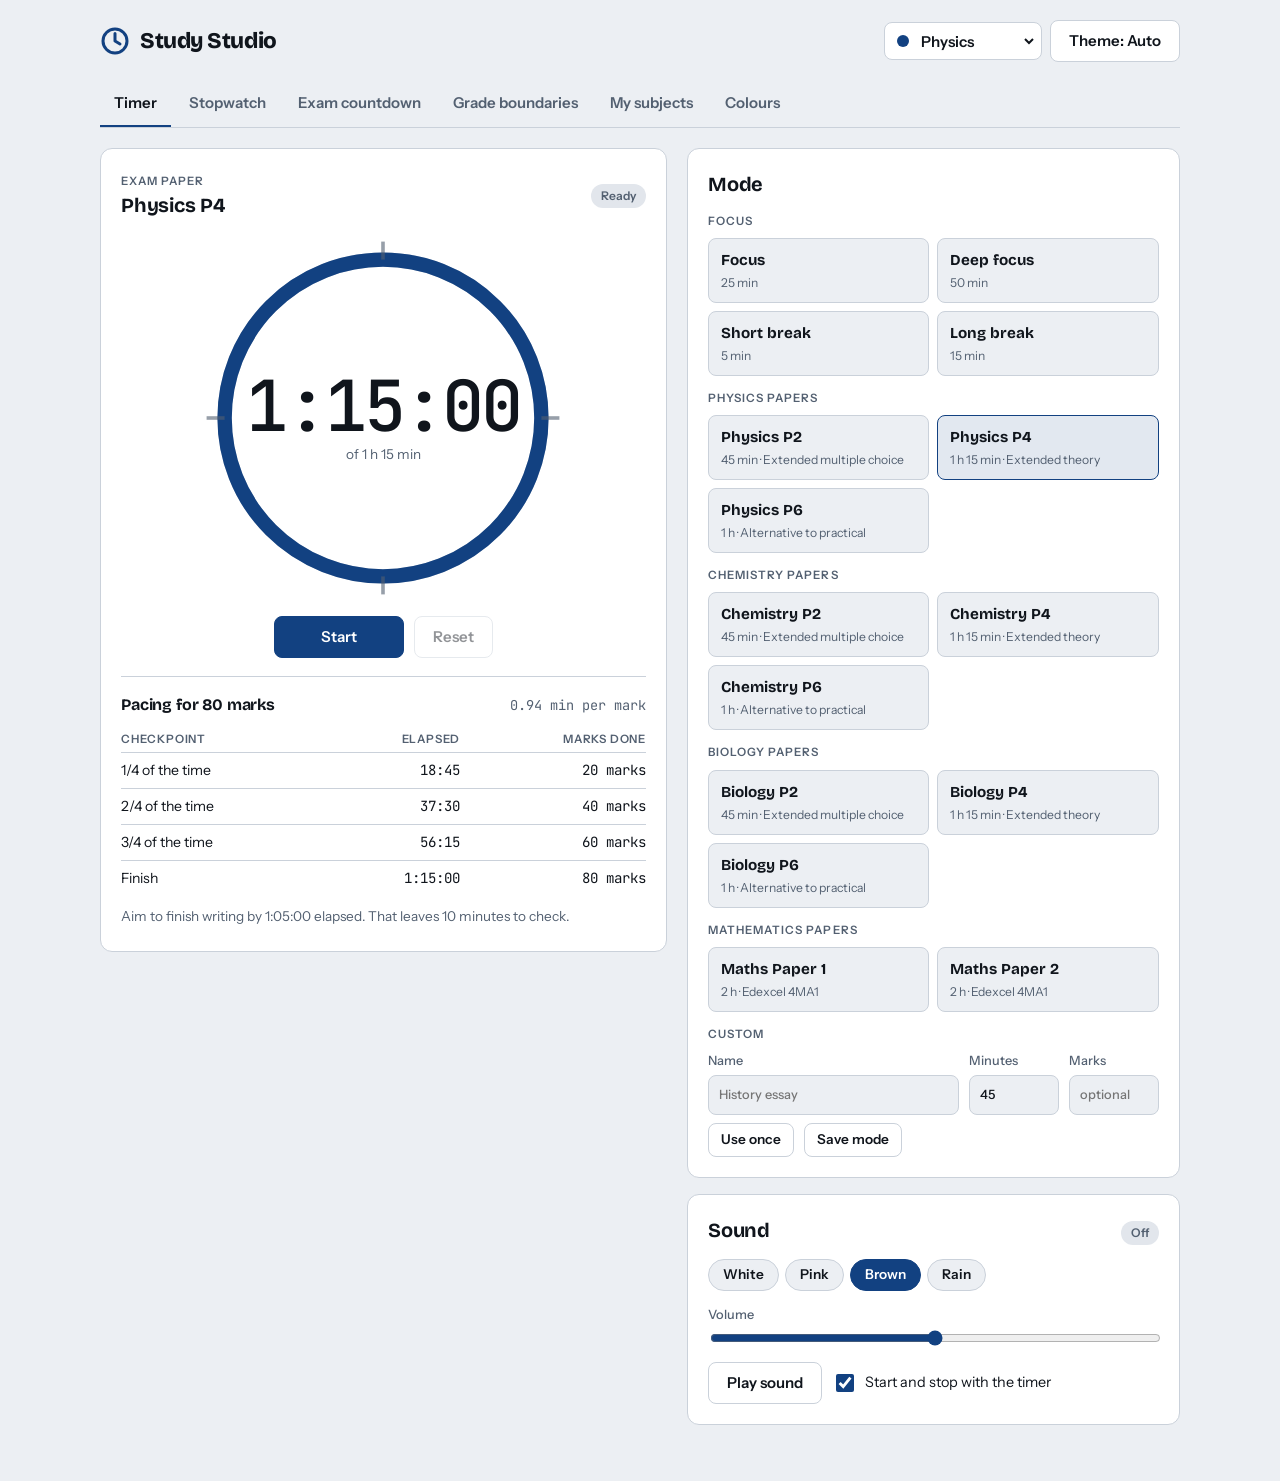
<file: public/assets/aistudio/Study_Studio1_3088480e.html>
<!doctype html><html><head><meta charset=utf8><meta name=viewport content="width=device-width,initial-scale=1,viewport-fit=cover"><style>:root{color-scheme:light;box-sizing:border-box;padding-top:env(safe-area-inset-top,0px);padding-bottom:env(safe-area-inset-bottom,0px)}html{scroll-padding-top:env(safe-area-inset-top,0px)}body{margin:0;padding:0;font:14px -apple-system,BlinkMacSystemFont,sans-serif;background:#fff;color:#000}img{max-width:100%}[hidden]:not([hidden=until-found i]){display:none!important}</style></head><body>
<!doctype html>
<html lang="en">
<head>
<meta charset="utf-8">
<meta name="viewport" content="width=device-width, initial-scale=1, viewport-fit=cover">
<style>[hidden]{display:none!important}img{max-width:100%}html{color-scheme:light}</style>
<title>Study Studio</title>
<meta name="claude:viewport-fit-sides" content="cover">
<link rel="stylesheet" href="https://fonts.googleapis.com/css2?family=Bricolage+Grotesque:opsz,wght@12..96,500..800&family=Instrument+Sans:wght@400;500;600&family=JetBrains+Mono:wght@400;500;700&display=swap">
<style>
/* Layout: a header with subject + theme, a tab strip, then each tool as a big dial/readout beside a column of settings. The accent hue follows the active subject. */
:root{
  --h:215;
  --font-display:"Bricolage Grotesque","Trebuchet MS",system-ui,sans-serif;
  --font-body:"Instrument Sans",system-ui,-apple-system,"Segoe UI",sans-serif;
  --font-mono:"JetBrains Mono",ui-monospace,Menlo,Consolas,monospace;
  --bg:#ECEFF3; --surface:#FFFFFF; --surface-2:#E2E6EC; --ink:#10151C; --muted:#536071; --line:#CAD1DA;
  --acc-s:75%; --acc-l:29%; --acc-soft-a:.12; --on-accent:#FFFFFF;
  --good:#0F7A58; --warn:#9A5600; --bad:#B3261E;
}
:root,.hued{
  --accent:hsl(var(--h) var(--acc-s) var(--acc-l));
  --accent-soft:hsl(var(--h) var(--acc-s) var(--acc-l) / var(--acc-soft-a));
}
@media (prefers-color-scheme: dark){
  :root:not([data-theme="light"]){
    --bg:#0E1217; --surface:#161B22; --surface-2:#1F262F; --ink:#E7EBF0; --muted:#98A3B2; --line:#2C3541;
    --acc-s:90%; --acc-l:70%; --acc-soft-a:.17; --on-accent:#0B0F14;
    --good:#4CC9A0; --warn:#E9B34E; --bad:#FF8A80; color-scheme:dark;
  }
}
:root[data-theme="dark"]{
  --bg:#0E1217; --surface:#161B22; --surface-2:#1F262F; --ink:#E7EBF0; --muted:#98A3B2; --line:#2C3541;
  --acc-s:90%; --acc-l:70%; --acc-soft-a:.17; --on-accent:#0B0F14;
  --good:#4CC9A0; --warn:#E9B34E; --bad:#FF8A80; color-scheme:dark;
}
*{box-sizing:border-box}
body{
  margin:0; background:var(--bg); color:var(--ink); font-family:var(--font-body); font-size:15px; line-height:1.5;
  padding-block:20px 56px;
  padding-left:max(16px,env(safe-area-inset-left,0px)); padding-right:max(16px,env(safe-area-inset-right,0px));
}
.app{max-width:1080px; margin:0 auto; display:flex; flex-direction:column; gap:20px}
h1,h2,h3{font-family:var(--font-display); margin:0; text-wrap:balance; letter-spacing:-.01em}
h2{font-size:1.25rem; font-weight:700}
h3{font-size:1rem; font-weight:700}
p{margin:0}
button,input,select{font:inherit; color:inherit}
:focus-visible{outline:2px solid var(--accent); outline-offset:2px}
.mono{font-family:var(--font-mono); font-variant-numeric:tabular-nums}
.muted{color:var(--muted)}
.eyebrow{font-size:.72rem; font-weight:600; letter-spacing:.09em; text-transform:uppercase; color:var(--muted)}

/* header */
.top{display:flex; align-items:center; justify-content:space-between; gap:12px; flex-wrap:wrap}
.brand{display:flex; align-items:center; gap:10px; color:var(--accent)}
.brand span{font-family:var(--font-display); font-weight:800; font-size:1.4rem; color:var(--ink); letter-spacing:-.02em}
.top-ctrl{display:flex; align-items:center; gap:8px; flex-wrap:wrap}
.pick{display:flex; align-items:center; gap:8px; background:var(--surface); border:1px solid var(--line); border-radius:8px; padding:0 4px 0 12px; height:38px}
.pick select{background:transparent; border:0; height:36px; padding:0 8px 0 0; font-weight:600; max-width:170px}
.dot{width:12px; height:12px; border-radius:50%; background:var(--accent); flex:none; display:inline-block}
.btn{height:42px; padding:0 18px; border-radius:8px; border:1px solid var(--line); background:var(--surface); font-weight:600; cursor:pointer; display:inline-flex; align-items:center; justify-content:center; gap:8px}
.btn:hover{border-color:var(--muted)}
.btn.primary{background:var(--accent); border-color:var(--accent); color:var(--on-accent)}
.btn.primary:hover{filter:brightness(1.06)}
.btn.sm{height:34px; padding:0 12px; font-size:.85rem}
.btn[disabled]{opacity:.45; cursor:not-allowed}
.btn.danger{color:var(--bad)}

/* tabs */
.tabs-wrap{overflow-x:auto; border-bottom:1px solid var(--line)}
.tabs{display:flex; gap:4px; min-width:max-content}
.tab{background:transparent; border:0; border-bottom:3px solid transparent; padding:10px 14px; font-weight:600; color:var(--muted); cursor:pointer; margin-bottom:-1px}
.tab:hover{color:var(--ink)}
.tab[aria-selected="true"]{color:var(--ink); border-bottom-color:var(--accent)}

/* shared blocks */
.split{display:grid; grid-template-columns:minmax(0,1.15fr) minmax(0,1fr); gap:20px; align-items:start}
.col{display:flex; flex-direction:column; gap:16px; min-width:0}
.card{background:var(--surface); border:1px solid var(--line); border-radius:12px; padding:20px; min-width:0}
.card-head{display:flex; justify-content:space-between; align-items:baseline; gap:12px; margin-bottom:14px; flex-wrap:wrap}
.pill{display:inline-flex; align-items:center; height:24px; padding:0 10px; border-radius:999px; font-size:.75rem; font-weight:600; background:var(--surface-2); color:var(--muted)}
.pill.run{background:var(--accent-soft); color:var(--accent)}
.pill.warn{background:color-mix(in srgb,var(--warn) 16%,transparent); color:var(--warn)}
.pill.bad{background:color-mix(in srgb,var(--bad) 16%,transparent); color:var(--bad)}
.pill.good{background:color-mix(in srgb,var(--good) 16%,transparent); color:var(--good)}
.field{display:flex; flex-direction:column; gap:4px; font-size:.8rem; color:var(--muted); font-weight:500; min-width:0}
input[type=text],input[type=number],input[type=datetime-local],select.sel{height:40px; border:1px solid var(--line); border-radius:8px; background:var(--bg); padding:0 10px; color:var(--ink); min-width:0; width:100%}
input[type=range]{width:100%; accent-color:var(--accent)}
.row{display:flex; gap:10px; flex-wrap:wrap; align-items:flex-end}
.row>.field{flex:1 1 120px}

/* dial */
.dial-card{display:flex; flex-direction:column; align-items:center; gap:18px; padding:24px 20px}
.dial-top{align-self:stretch; display:flex; justify-content:space-between; align-items:center; gap:10px; flex-wrap:wrap}
.dial{position:relative; width:min(100%,360px); aspect-ratio:1/1}
.ring{width:100%; height:100%; display:block}
.ring .track{stroke:var(--line)}
.ring .prog{stroke:var(--accent); transition:stroke-dashoffset .25s linear}
.ring .tick{stroke:var(--muted); opacity:.6}
.dial-read{position:absolute; inset:0; display:flex; flex-direction:column; align-items:center; justify-content:center; gap:2px; text-align:center}
.dial-time{font-family:var(--font-mono); font-weight:500; font-size:clamp(2.6rem,11vw,4.4rem); letter-spacing:-.04em; line-height:1; font-variant-numeric:tabular-nums}
.dial-sub{color:var(--muted); font-size:.85rem}
.dial.done .dial-time{color:var(--bad)}
.ctrls{display:flex; gap:10px; flex-wrap:wrap; justify-content:center}
.ctrls .btn.primary{min-width:130px}
.paper{align-self:stretch; border-top:1px solid var(--line); padding-top:16px; display:flex; flex-direction:column; gap:10px}
.paper table{width:100%; border-collapse:collapse; font-size:.88rem}
.paper th{font-weight:600; text-align:left; color:var(--muted); font-size:.72rem; letter-spacing:.07em; text-transform:uppercase; padding:4px 0}
.paper td{padding:7px 0; border-top:1px solid var(--line)}
.paper tr.now td{color:var(--accent); font-weight:600}
.paper .num{text-align:right}

/* modes */
.mode-grid{display:grid; grid-template-columns:repeat(auto-fill,minmax(150px,1fr)); gap:8px}
.mode{background:var(--bg); border:1px solid var(--line); border-radius:8px; padding:10px 12px; text-align:left; cursor:pointer; display:flex; flex-direction:column; gap:2px; min-width:0}
.mode b{font-family:var(--font-display); font-size:.95rem}
.mode small{color:var(--muted); font-size:.76rem}
.mode:hover{border-color:var(--muted)}
.mode[aria-pressed="true"]{border-color:var(--accent); background:var(--accent-soft)}
.mode.locked{opacity:.5; cursor:not-allowed}
.group{display:flex; flex-direction:column; gap:8px}
.group+.group{margin-top:14px}
.hint{font-size:.8rem; color:var(--warn); min-height:1.2em}
.chip-row{display:flex; gap:6px; flex-wrap:wrap}
.chip{border:1px solid var(--line); background:var(--bg); border-radius:999px; height:32px; padding:0 14px; font-weight:600; font-size:.85rem; cursor:pointer}
.chip[aria-pressed="true"]{background:var(--accent); border-color:var(--accent); color:var(--on-accent)}
.check{display:flex; align-items:center; gap:8px; font-size:.9rem}
.check input{width:18px; height:18px; accent-color:var(--accent)}
.custom-saved{display:flex; gap:6px; align-items:stretch}
.custom-saved .mode{flex:1}

/* stopwatch */
.sw-read{font-family:var(--font-mono); font-weight:500; font-size:clamp(2.6rem,12vw,5rem); letter-spacing:-.04em; line-height:1; font-variant-numeric:tabular-nums; text-align:center; padding:28px 0 22px}
.sw-read small{font-size:.45em; color:var(--muted)}
.laps{list-style:none; margin:0; padding:0; max-height:420px; overflow:auto}
.laps li{display:grid; grid-template-columns:44px 1fr 1fr auto; gap:10px; align-items:center; padding:9px 0; border-top:1px solid var(--line); font-size:.92rem}
.empty{color:var(--muted); font-size:.9rem; padding:8px 0}

/* exams */
.next{display:flex; flex-direction:column; gap:14px}
.cd{display:grid; grid-template-columns:repeat(4,minmax(0,1fr)); gap:10px}
.cd div{background:var(--bg); border:1px solid var(--line); border-radius:10px; padding:12px 6px; text-align:center}
.cd b{display:block; font-family:var(--font-mono); font-weight:500; font-size:clamp(1.6rem,6vw,2.6rem); line-height:1.1; font-variant-numeric:tabular-nums; color:var(--accent)}
.cd span{font-size:.7rem; letter-spacing:.08em; text-transform:uppercase; color:var(--muted)}
.exam-list{list-style:none; margin:0; padding:0}
.exam-list li{display:grid; grid-template-columns:auto minmax(0,1fr) auto auto; gap:12px; align-items:center; padding:12px 0; border-top:1px solid var(--line)}
.exam-list li.past{opacity:.55}
.exam-list .t{font-weight:600}
.exam-list .when{font-size:.82rem; color:var(--muted)}
.exam-list .left{font-family:var(--font-mono); font-size:.88rem; text-align:right; font-variant-numeric:tabular-nums}
.x{background:transparent; border:0; color:var(--muted); cursor:pointer; width:32px; height:32px; border-radius:6px; font-size:1.1rem; line-height:1}
.x:hover{color:var(--bad); background:var(--surface-2)}

/* grades */
.notice{font-size:.88rem; color:var(--muted); display:flex; flex-wrap:wrap; gap:6px 14px; align-items:center}
.notice a{color:var(--accent); font-weight:600}
.grade-list{display:grid; grid-template-columns:repeat(auto-fit,minmax(min(100%,420px),1fr)); gap:16px}
.gcard{display:flex; flex-direction:column; gap:16px}
.gcard header{display:flex; align-items:center; gap:10px; flex-wrap:wrap}
.gcard header h3{flex:1 1 auto}
.g-top{display:grid; grid-template-columns:1fr 1fr 1.1fr; gap:12px; align-items:end}
.g-result{text-align:right; min-width:0}
.g-result b{font-family:var(--font-display); font-weight:800; font-size:2.4rem; line-height:1; color:var(--accent)}
.g-result small{display:block; color:var(--muted); font-size:.78rem}
.g-bar{position:relative; display:flex; height:34px; border-radius:8px; overflow:hidden; border:1px solid var(--line)}
.g-bar span{display:flex; align-items:center; justify-content:center; font-family:var(--font-mono); font-size:.72rem; font-weight:700; color:var(--ink); overflow:hidden; min-width:0}
.g-bar i{position:absolute; top:-3px; bottom:-3px; width:3px; background:var(--ink); border-radius:2px; transform:translateX(-1px)}
.g-inputs{display:grid; grid-template-columns:repeat(auto-fill,minmax(62px,1fr)); gap:8px}
.g-inputs label{display:flex; flex-direction:column; gap:3px; font-family:var(--font-mono); font-size:.78rem; font-weight:700; color:var(--muted)}
.g-inputs input{padding:0 6px; text-align:center; font-family:var(--font-mono)}

/* subjects */
.subj-list{list-style:none; margin:0; padding:0; display:flex; flex-direction:column}
.subj-list li{display:grid; grid-template-columns:auto minmax(120px,1fr) auto; gap:12px; align-items:center; padding:12px 0; border-top:1px solid var(--line)}
.subj-list li:first-child{border-top:0}
.subj-opts{display:flex; align-items:center; gap:10px; flex-wrap:wrap; justify-content:flex-end}
.sw{width:22px; height:22px; border-radius:50%; border:2px solid transparent; cursor:pointer; padding:0}
.sw[aria-pressed="true"]{border-color:var(--ink); box-shadow:0 0 0 2px var(--surface) inset}
.sw-row{display:flex; gap:5px; flex-wrap:wrap}
.src{display:flex; gap:8px; align-items:center; flex-wrap:wrap; font-size:.8rem; color:var(--muted); margin-top:-6px}
input[type=range].hue{-webkit-appearance:none; appearance:none; height:14px; border-radius:7px; background:linear-gradient(90deg,hsl(0 75% 45%),hsl(60 75% 42%),hsl(120 75% 38%),hsl(180 75% 38%),hsl(240 75% 55%),hsl(300 75% 50%),hsl(360 75% 45%)); cursor:pointer}
input[type=range].hue::-webkit-slider-thumb{-webkit-appearance:none; width:22px; height:22px; border-radius:50%; background:var(--surface); border:3px solid var(--ink); cursor:pointer}
input[type=range].hue::-moz-range-thumb{width:16px; height:16px; border-radius:50%; background:var(--surface); border:3px solid var(--ink); cursor:pointer}
.look-stack{display:flex; flex-direction:column; gap:16px}

@media (max-width:820px){
  .split{grid-template-columns:minmax(0,1fr)}
  .g-top{grid-template-columns:1fr 1fr}
  .g-result{grid-column:1/-1; text-align:left}
  .subj-list li{grid-template-columns:auto minmax(0,1fr)}
  .subj-opts{grid-column:1/-1; justify-content:flex-start}
  .exam-list li{grid-template-columns:auto minmax(0,1fr) auto}
  .exam-list li .x{grid-column:3; grid-row:1}
  .exam-list li .left{grid-column:2; text-align:left; grid-row:2}
}
@media (prefers-reduced-motion:reduce){*{transition:none!important; animation:none!important}}
@keyframes pulse{50%{opacity:.45}}
.dial.done .dial-time{animation:pulse 1s ease-in-out infinite}
</style>

<div class="app">
  <header class="top">
    <div class="brand">
      <svg width="30" height="30" viewBox="0 0 30 30" aria-hidden="true"><circle cx="15" cy="15" r="12" fill="none" stroke="currentColor" stroke-width="3"/><path d="M15 7.5V15l5 3" fill="none" stroke="currentColor" stroke-width="3" stroke-linecap="round" stroke-linejoin="round"/></svg>
      <span>Study Studio</span>
    </div>
    <div class="top-ctrl">
      <label class="pick hued" id="pickWrap" title="Active subject"><span class="dot"></span><select id="activeSubject" aria-label="Active subject"></select></label>
      <button class="btn" id="themeBtn" type="button" aria-label="Change theme">Theme: Auto</button>
    </div>
  </header>

  <div class="tabs-wrap"><div class="tabs" role="tablist" id="tabs">
    <button class="tab" role="tab" data-tab="timer" aria-selected="true">Timer</button>
    <button class="tab" role="tab" data-tab="stopwatch" aria-selected="false">Stopwatch</button>
    <button class="tab" role="tab" data-tab="exams" aria-selected="false">Exam countdown</button>
    <button class="tab" role="tab" data-tab="grades" aria-selected="false">Grade boundaries</button>
    <button class="tab" role="tab" data-tab="subjects" aria-selected="false">My subjects</button>
    <button class="tab" role="tab" data-tab="colours" aria-selected="false">Colours</button>
  </div></div>

  <main>
    <!-- TIMER -->
    <section id="tab-timer">
      <div class="split">
        <div class="card dial-card">
          <div class="dial-top">
            <div><div class="eyebrow" id="modeGroup">Exam paper</div><h2 id="modeName">Physics P4</h2></div>
            <span class="pill" id="statePill">Ready</span>
          </div>
          <div class="dial" id="dial">
            <svg class="ring" viewBox="0 0 200 200" aria-hidden="true">
              <circle class="track" cx="100" cy="100" r="88" fill="none" stroke-width="8"/>
              <circle class="prog" id="prog" cx="100" cy="100" r="88" fill="none" stroke-width="8" stroke-linecap="round" transform="rotate(-90 100 100)"/>
              <g class="tick" stroke-width="2"><line x1="100" y1="2" x2="100" y2="12"/><line x1="188" y1="100" x2="198" y2="100"/><line x1="100" y1="188" x2="100" y2="198"/><line x1="2" y1="100" x2="12" y2="100"/></g>
            </svg>
            <div class="dial-read"><div class="dial-time" id="timeText">1:15:00</div><div class="dial-sub" id="timeSub">of 75 min</div></div>
          </div>
          <div class="ctrls">
            <button class="btn primary" id="startBtn" type="button">Start</button>
            <button class="btn" id="resetBtn" type="button">Reset</button>
          </div>
          <div class="paper" id="paperInfo" hidden></div>
        </div>

        <div class="col">
          <div class="card">
            <div class="card-head"><h2>Mode</h2><span class="hint" id="lockHint"></span></div>
            <div id="modePicker"></div>
          </div>
          <div class="card">
            <div class="card-head"><h2>Sound</h2><span class="pill" id="noisePill">Off</span></div>
            <div style="display:flex;flex-direction:column;gap:14px">
              <div class="chip-row" id="noiseTypes" role="group" aria-label="Noise type"></div>
              <label class="field" for="noiseVol">Volume<input type="range" id="noiseVol" min="0" max="1" step="0.01"></label>
              <div class="row" style="align-items:center">
                <button class="btn" id="noiseBtn" type="button">Play sound</button>
                <label class="check" for="noiseLink"><input type="checkbox" id="noiseLink">Start and stop with the timer</label>
              </div>
            </div>
          </div>
        </div>
      </div>
    </section>

    <!-- STOPWATCH -->
    <section id="tab-stopwatch" hidden>
      <div class="split">
        <div class="card">
          <div class="eyebrow">Stopwatch</div>
          <div class="sw-read" id="swRead">00:00<small>.00</small></div>
          <div class="ctrls">
            <button class="btn primary" id="swStart" type="button">Start</button>
            <button class="btn" id="swLap" type="button" disabled>Lap</button>
            <button class="btn" id="swReset" type="button">Reset</button>
          </div>
        </div>
        <div class="card">
          <div class="card-head"><h2>Laps</h2><span class="muted" id="lapCount" style="font-size:.85rem"></span></div>
          <ul class="laps" id="lapList"></ul>
          <p class="empty" id="lapEmpty">Press Lap to log a question or section. Splits show here.</p>
        </div>
      </div>
    </section>

    <!-- EXAMS -->
    <section id="tab-exams" hidden>
      <div class="split">
        <div class="col">
          <div class="card next" id="nextCard"></div>
          <div class="card">
            <div class="card-head"><h2>Add an exam</h2></div>
            <div class="row">
              <label class="field" for="examSubj">Subject<select class="sel" id="examSubj"></select></label>
              <label class="field" for="examPaper">Paper<input type="text" id="examPaper" placeholder="Paper 4" maxlength="40"></label>
            </div>
            <div class="row" style="margin-top:10px">
              <label class="field" for="examWhen">Date and start time<input type="datetime-local" id="examWhen"></label>
              <button class="btn primary" id="examAdd" type="button">Add exam</button>
            </div>
            <p class="hint" id="examMsg" style="margin-top:8px"></p>
          </div>
        </div>
        <div class="card">
          <div class="card-head"><h2>All exams</h2><span class="muted" style="font-size:.85rem">Sorted by date</span></div>
          <ul class="exam-list" id="examList"></ul>
        </div>
      </div>
    </section>

    <!-- GRADES -->
    <section id="tab-grades" hidden>
      <div style="display:flex;flex-direction:column;gap:16px">
        <div class="card">
          <h2 style="margin-bottom:6px">Grade boundaries</h2>
          <p class="muted" style="max-width:68ch">Subjects marked Official use the June 2026 tables from Cambridge, Pearson Edexcel and OxfordAQA. Subjects marked Estimate are placeholders. Boundaries change every series, so edit any number to match your own sheet, then enter your mark to see the grade.</p>
          <p class="notice" style="margin-top:10px">
            <a href="https://www.cambridgeinternational.org/programmes-and-qualifications/cambridge-upper-secondary/cambridge-igcse/grade-threshold-tables/june-2026/" target="_blank" rel="noopener">Cambridge thresholds</a>
            <a href="https://qualifications.pearson.com/content/dam/pdf/Support/Grade-boundaries/International-GCSE/grade-boundaries-june-2026-international-gcse.pdf" target="_blank" rel="noopener">Pearson Edexcel boundaries</a>
            <a href="https://www.oxfordaqa.com/exams-admin/results/" target="_blank" rel="noopener">OxfordAQA results</a>
          </p>
        </div>
        <div class="grade-list" id="gradeList"></div>
      </div>
    </section>

    <!-- SUBJECTS -->
    <section id="tab-subjects" hidden>
      <div class="split">
        <div class="card">
          <div class="card-head"><h2>Your subjects</h2><span class="muted" style="font-size:.85rem">Each subject has its own colour</span></div>
          <ul class="subj-list" id="subjList"></ul>
        </div>
        <div class="col">
          <div class="card">
            <div class="card-head"><h2>Add a subject</h2></div>
            <div class="row">
              <label class="field" for="subjName">Name<input type="text" id="subjName" list="catalogList" placeholder="Chemistry" maxlength="40" autocomplete="off"></label>
              <label class="field" for="subjBoard">Exam board<select class="sel" id="subjBoard"><option value="cambridge">Cambridge (A* to G)</option><option value="edexcel">Edexcel (9 to 1)</option><option value="oxford">OxfordAQA (9 to 1)</option></select></label>
            </div>
            <div class="row" style="margin-top:10px"><button class="btn primary" id="subjAdd" type="button">Add subject</button><span class="hint" id="subjMsg"></span></div>
            <datalist id="catalogList"></datalist>
          </div>
          <div class="card">
            <div class="card-head"><h2>Quick add</h2></div>
            <div class="chip-row" id="quickAdd"></div>
          </div>
        </div>
      </div>
    </section>
    <!-- COLOURS -->
    <section id="tab-colours" hidden>
      <div class="split">
        <div class="col">
          <div class="card">
            <div class="card-head"><h2>Accent colour</h2></div>
            <div class="look-stack">
              <div class="chip-row" id="lookModes" role="group" aria-label="Accent colour source"></div>
              <div class="look-stack" id="lookHues"></div>
            </div>
          </div>
          <div class="card">
            <div class="card-head"><h2>Light or dark</h2></div>
            <div class="chip-row" id="themeChips" role="group" aria-label="Light or dark"></div>
          </div>
        </div>
        <div class="col">
          <div class="card">
            <div class="card-head"><h2>Page colours</h2></div>
            <div class="mode-grid" id="bgChips"></div>
          </div>
          <div><button class="btn" id="lookReset" type="button">Reset all colours</button></div>
        </div>
      </div>
    </section>
  </main>
</div>

<script>
(function(){
'use strict';
var $=function(id){return document.getElementById(id)};
var esc=function(s){return String(s).replace(/[&<>"']/g,function(c){return {'&':'&amp;','<':'&lt;','>':'&gt;','"':'&quot;',"'":'&#39;'}[c]})};
var uid=function(){return Math.random().toString(36).slice(2,8)};
var KEY='studystudio.v1';
var HUES=[215,175,150,45,28,8,330,290,255];
var HUE_NAMES=['Blue','Teal','Green','Amber','Orange','Red','Pink','Purple','Indigo'];
var NINE=['9','8','7','6','5','4','3','2','1'];
var SCALE={cambridge:['A*','A','B','C','D','E','F','G'],edexcel:NINE,oxford:NINE};
var PCT={cambridge:[78,66,54,42,32,22,12,6],edexcel:[80,70,60,51,42,33,24,15,6],oxford:[80,70,60,51,42,33,24,15,6]};
var BOARD_NAME={cambridge:'Cambridge · A* to G',edexcel:'Edexcel · 9 to 1',oxford:'OxfordAQA · 9 to 1'};
var SRC_NAME={cambridge:'Cambridge',edexcel:'Pearson Edexcel',oxford:'OxfordAQA'};
var TOOLS=[['timer','Timer'],['stopwatch','Stopwatch'],['exams','Exam countdown'],['grades','Grade boundaries'],['subjects','My subjects']];
var PAL={
 slate:{n:'Slate'},
 ink:{n:'Ink',l:['#E9EEF7','#FFFFFF','#DDE5F2','#C3CEE2'],d:['#0A1020','#121B30','#1A2640','#27344F']},
 forest:{n:'Forest',l:['#E8F0EA','#FFFFFF','#DAE6DD','#BFD0C4'],d:['#0C1511','#131E19','#1B2A23','#2A3B32']},
 plum:{n:'Plum',l:['#F1EAF2','#FFFFFF','#E6DAE8','#D2C2D5'],d:['#160E19','#1F1524','#2B1D31','#3B2A43']},
 paper:{n:'Paper',l:['#F1EEE8','#FFFFFF','#E7E2D8','#D3CCBE'],d:['#14120E','#1D1A15','#27231C','#383228']},
 mono:{n:'Mono',l:['#EFEFEF','#FFFFFF','#E2E2E2','#CFCFCF'],d:['#0B0B0B','#151515','#1F1F1F','#2D2D2D']}
};
function defaultLook(){return {mode:'subject',fixed:215,tools:{timer:215,stopwatch:175,exams:28,grades:290,subjects:150},bg:'slate'}}
var CATALOG=[
 {n:'Physics',b:'cambridge',m:160},{n:'Chemistry',b:'cambridge',m:160},{n:'Biology',b:'cambridge',m:160},
 {n:'Combined Science',b:'edexcel',m:240},{n:'Mathematics',b:'edexcel',m:200},{n:'Additional Mathematics',b:'cambridge',m:120},
 {n:'Further Pure Mathematics',b:'edexcel',m:200},{n:'English Language',b:'cambridge',m:100},{n:'English Literature',b:'cambridge',m:100},
 {n:'Computer Science',b:'cambridge',m:150},{n:'ICT',b:'cambridge',m:100},{n:'Business Studies',b:'cambridge',m:160},
 {n:'Economics',b:'cambridge',m:130},{n:'Accounting',b:'cambridge',m:100},{n:'Geography',b:'cambridge',m:120},
 {n:'History',b:'cambridge',m:100},{n:'Sociology',b:'cambridge',m:100},{n:'Arabic',b:'cambridge',m:100},
 {n:'French',b:'cambridge',m:100},{n:'Spanish',b:'cambridge',m:100},{n:'German',b:'cambridge',m:100},
 {n:'Islamic Studies',b:'cambridge',m:100},{n:'Art and Design',b:'cambridge',m:100},{n:'Physical Education',b:'cambridge',m:100},
 {n:'Psychology',b:'oxford',m:200},{n:'Media Studies',b:'oxford',m:200},{n:'Urdu',b:'oxford',m:140},{n:'Pakistan Studies',b:'edexcel',m:150},
 {n:'Commerce',b:'edexcel',m:160},{n:'Human Biology',b:'edexcel',m:180},{n:'Religious Studies',b:'edexcel',m:167},{n:'Chinese',b:'edexcel',m:160},
 {n:'Science (Single Award)',b:'edexcel',m:180}
];
var MODES=[
 {id:'f25',g:'focus',name:'Focus',min:25},{id:'f50',g:'focus',name:'Deep focus',min:50},
 {id:'b5',g:'focus',name:'Short break',min:5},{id:'b15',g:'focus',name:'Long break',min:15},
 {id:'phys-p2',g:'exam',subj:'Physics',name:'Physics P2',detail:'Extended multiple choice',min:45,marks:40},
 {id:'phys-p4',g:'exam',subj:'Physics',name:'Physics P4',detail:'Extended theory',min:75,marks:80},
 {id:'phys-p6',g:'exam',subj:'Physics',name:'Physics P6',detail:'Alternative to practical',min:60,marks:40},
 {id:'chem-p2',g:'exam',subj:'Chemistry',name:'Chemistry P2',detail:'Extended multiple choice',min:45,marks:40},
 {id:'chem-p4',g:'exam',subj:'Chemistry',name:'Chemistry P4',detail:'Extended theory',min:75,marks:80},
 {id:'chem-p6',g:'exam',subj:'Chemistry',name:'Chemistry P6',detail:'Alternative to practical',min:60,marks:40},
 {id:'bio-p2',g:'exam',subj:'Biology',name:'Biology P2',detail:'Extended multiple choice',min:45,marks:40},
 {id:'bio-p4',g:'exam',subj:'Biology',name:'Biology P4',detail:'Extended theory',min:75,marks:80},
 {id:'bio-p6',g:'exam',subj:'Biology',name:'Biology P6',detail:'Alternative to practical',min:60,marks:40},
 {id:'math-p1',g:'exam',subj:'Mathematics',name:'Maths Paper 1',detail:'Edexcel 4MA1',min:120,marks:100},
 {id:'math-p2',g:'exam',subj:'Mathematics',name:'Maths Paper 2',detail:'Edexcel 4MA1',min:120,marks:100}
];
var NF={white:.22,pink:.5,brown:.9,rain:.45};
var NOISE_NAMES={white:'White',pink:'Pink',brown:'Brown',rain:'Rain'};

function defaultBounds(board,max){return {max:max,marks:PCT[board].map(function(p){return Math.round(max*p/100)})}}
/* June 2026 grade boundaries: [code, max mark, marks per grade (null = no such grade), note]. Sources: Cambridge threshold tables, Pearson Edexcel and OxfordAQA June 2026 PDFs. */
var DB={
 cambridge:{
  'Physics':['0625',200,[162,137,112,88,77,67,57,47],'Extended, routes 21+41+51. Core and other routes differ'],
  'Chemistry':['0620',200,[173,147,119,91,78,66,53,40],'Extended, routes 21+41+51. Core and other routes differ'],
  'Mathematics':['0580',200,[162,138,114,90,73,56,null,null],'Extended, routes 21+41. No F or G on extended'],
  'English Language':['0500',160,[116,103,90,78,65,53,41,29],'First Language, routes 11+21']
 },
 edexcel:{
  'Accounting':['4AC1',150,[133,121,109,98,87,76,57,39,21]],
  'Arabic':['4AA1',125,[87,78,69,61,53,45,35,25,16],'First Language'],
  'Art and Design':['4FA1',144,[122,112,102,90,79,68,53,38,24],'Fine Art, Graphic Communication, Photography, 3D, Textiles'],
  'Biology':['4BI1',180,[142,127,112,97,82,67,55,43,32]],
  'Business Studies':['4BS1',160,[133,124,115,103,92,81,70,59,48]],
  'Chemistry':['4CH1',180,[141,122,103,90,78,66,53,41,29]],
  'Chinese':['4CN1',160,[146,133,121,113,106,99,77,55,34]],
  'Commerce':['4CM1',160,[125,118,111,104,97,91,81,71,61]],
  'Computer Science':['4CP0',160,[140,130,121,108,95,82,60,39,18]],
  'Economics':['4EC1',160,[122,112,102,93,85,77,64,51,38]],
  'English Language':['4EA1',150,[113,105,98,88,78,69,51,34,17],'Language A'],
  'English Literature':['4ET1',150,[121,113,106,93,81,69,52,36,20]],
  'French':['4FR1',160,[130,116,103,93,83,74,56,38,20]],
  'Further Pure Mathematics':['4PM1',200,[180,166,152,122,92,62,47,null,null]],
  'Geography':['4GE1',175,[138,126,114,100,87,74,59,44,29]],
  'German':['4GN1',160,[139,123,108,92,76,61,51,41,31]],
  'History':['4HI1',120,[99,91,83,74,66,58,43,28,14]],
  'Human Biology':['4HB1',180,[156,143,131,117,103,89,71,53,36]],
  'ICT':['4IT1',200,[153,139,125,109,93,78,60,42,24]],
  'Islamic Studies':['4IS1',90,[79,76,74,69,64,59,52,45,39]],
  'Mathematics':['4MA1',200,[165,138,111,87,64,41,29,null,null],'Higher tier. Foundation tier: 5 = 148, 4 = 125, 3 = 90, 2 = 56, 1 = 22'],
  'Pakistan Studies':['4PA1',150,[129,117,106,95,85,75,59,43,27]],
  'Physics':['4PH1',180,[138,121,105,94,83,72,60,49,38]],
  'Religious Studies':['4RS1',167,[115,106,98,89,81,73,61,49,37]],
  'Science (Single Award)':['4SS0',180,[161,145,130,115,100,86,70,54,38]],
  'Spanish':['4SP1',160,[138,119,101,88,76,64,51,38,25]]
 },
 oxford:{
  'Accounting':['9215',150,[111,98,85,72,59,46,36,27,18]],
  'Biology':['9201',180,[126,115,105,92,80,68,51,35,19]],
  'Business Studies':['9225',180,[138,128,118,104,91,78,60,42,24]],
  'Chemistry':['9202',180,[148,133,118,101,84,68,51,34,18]],
  'Computer Science':['9210',160,[138,124,111,94,78,62,47,33,19]],
  'Economics':['9214',160,[126,118,111,98,86,74,56,38,20]],
  'English Language':['9270W',200,[164,147,130,112,95,78,58,39,20],'Written route'],
  'English Literature':['9275A',150,[119,106,93,81,69,58,43,29,15],'Route A'],
  'French':['9265',240,[186,166,147,132,117,103,76,50,24]],
  'Geography':['9230',220,[155,141,127,113,99,85,62,39,16]],
  'Islamic Studies':['9237',100,[81,73,65,57,49,42,31,20,10],'Islamiat'],
  'Mathematics':['9260E',200,[166,136,106,84,63,42,31,null,null],'Extension. Core (9260C, out of 160): 102, 82, 62, 42, 22 for grades 5 to 1'],
  'Media Studies':['9257',200,[156,143,131,115,99,83,62,41,20]],
  'Pakistan Studies':['9236',154,[116,105,94,83,72,61,45,30,15]],
  'Physics':['9203',180,[144,132,121,110,99,88,69,50,31]],
  'Psychology':['9218',200,[158,144,130,111,92,74,53,32,11]],
  'Spanish':['9269',240,[178,163,148,133,119,105,78,51,24]],
  'Urdu':['9264',140,[130,121,112,101,90,80,58,36,14]]
 }
};
function lookupBounds(board,name){
  var t=DB[board];if(!t)return null;var n=name.trim().toLowerCase();
  if(n==='maths')n='mathematics';if(n==='business')n='business studies';
  for(var k in t){if(k.toLowerCase()===n){var d=t[k];return {code:d[0],max:d[1],m:d[2],note:d[3]||''}}}
  return null;
}
function applyBounds(s,mx){
  var d=lookupBounds(s.board,s.name),n=SCALE[s.board].length;
  var cat=CATALOG.filter(function(c){return c.n.toLowerCase()===s.name.toLowerCase()})[0];
  if(d){s.bounds={max:d.max,marks:d.m.slice(0,n)};s.src={official:true,text:SRC_NAME[s.board]+' · June 2026 · '+d.code+(d.note?' · '+d.note:'')}}
  else{s.bounds=defaultBounds(s.board,mx||(cat?cat.m:100));s.src={official:false}}
}
function seedState(){
  return {
    theme:'auto',active:'phys',mode:'phys-p4',
    subjects:[
      {id:'phys',name:'Physics',board:'cambridge',hue:215,bounds:null,mark:null},
      {id:'math',name:'Mathematics',board:'edexcel',hue:28,bounds:null,mark:null}
    ],
    customs:[],
    exams:[
      {id:'e1',sid:'phys',subj:'Physics',paper:'Paper 4',when:'2027-05-13T09:00',ex:true},
      {id:'e2',sid:'math',subj:'Mathematics',paper:'Paper 1',when:'2027-05-20T09:00',ex:true},
      {id:'e3',sid:'phys',subj:'Physics',paper:'Paper 6',when:'2027-05-26T09:00',ex:true}
    ],
    noise:{type:'brown',vol:.5,link:true}
  };
}
function freshState(){var s=seedState();s.v=2;s.look=defaultLook();s.subjects.forEach(function(x){applyBounds(x)});return s}
var S=freshState();
try{var raw=localStorage.getItem(KEY); if(raw){var L=JSON.parse(raw); if(L&&L.subjects&&L.subjects.length){
  S=Object.assign(freshState(),L); S.noise=Object.assign({type:'brown',vol:.5,link:true},L.noise||{});
  var dl=defaultLook(),ll=L.look||{};S.look=Object.assign(dl,ll);S.look.tools=Object.assign(defaultLook().tools,ll.tools||{});
  if(L.v!==2){S.subjects.forEach(function(x){var mk=x.mark;applyBounds(x,x.bounds&&x.bounds.max);x.mark=mk});S.v=2}
}}}catch(e){}
function save(){try{localStorage.setItem(KEY,JSON.stringify(S))}catch(e){}}

/* ---------- helpers ---------- */
function subj(id){return S.subjects.filter(function(s){return s.id===id})[0]}
function activeSubj(){return subj(S.active)||S.subjects[0]}
function hueOf(sid){var s=subj(sid);return s?s.hue:215}
function pad(n){return n<10?'0'+n:''+n}
function fmtClock(totalSec){
  var h=Math.floor(totalSec/3600),m=Math.floor(totalSec%3600/60),s=totalSec%60;
  return h>0?h+':'+pad(m)+':'+pad(s):pad(m)+':'+pad(s);
}
function fmtMin(min){var h=Math.floor(min/60),m=Math.round(min%60);return h>0?(m? h+' h '+m+' min':h+' h'):m+' min'}

/* ---------- theme + subject ---------- */
function applyTheme(){
  var r=document.documentElement;
  if(S.theme==='auto')r.removeAttribute('data-theme'); else r.setAttribute('data-theme',S.theme);
  $('themeBtn').textContent='Theme: '+(S.theme==='auto'?'Auto':S.theme==='light'?'Light':'Dark');
  applyPalette();
}
var curTab='timer';
function effHue(){
  var L=S.look;
  if(L.mode==='fixed')return L.fixed;
  if(L.mode==='tool'){var t=L.tools[curTab];return t!=null?t:L.fixed}
  var a=activeSubj();return a?a.hue:215;
}
function applyHue(){
  document.documentElement.style.setProperty('--h',effHue());
  var a=activeSubj();$('pickWrap').style.setProperty('--h',a?a.hue:215);
}
function isDark(){
  var t=document.documentElement.getAttribute('data-theme');
  return t==='dark'||(t!=='light'&&!!window.matchMedia&&matchMedia('(prefers-color-scheme: dark)').matches);
}
function applyPalette(){
  var r=document.documentElement,p=PAL[S.look.bg]||PAL.slate,keys=['--bg','--surface','--surface-2','--line'];
  keys.forEach(function(k,i){if(p.l)r.style.setProperty(k,(isDark()?p.d:p.l)[i]);else r.style.removeProperty(k)});
}
try{matchMedia('(prefers-color-scheme: dark)').addEventListener('change',applyPalette)}catch(e){}
try{new MutationObserver(applyPalette).observe(document.documentElement,{attributes:true,attributeFilter:['data-theme']})}catch(e){}

/* ---------- colours tab ---------- */
function hueRow(id,label,val){
  return '<label class="field" for="'+id+'"><span style="display:flex;justify-content:space-between;gap:8px"><span>'+label+'</span><span class="mono" id="'+id+'-v">'+val+'°</span></span><input type="range" class="hue" id="'+id+'" min="0" max="360" value="'+val+'"></label>';
}
function renderLook(){
  var L=S.look,h='';
  $('lookModes').innerHTML=[['subject','Follow my subject'],['fixed','One colour'],['tool','Colour per tool']].map(function(m){
    return '<button type="button" class="chip" data-lm="'+m[0]+'" aria-pressed="'+(L.mode===m[0])+'">'+m[1]+'</button>'}).join('');
  if(L.mode==='subject')h='<p class="muted">The accent changes with the subject you pick at the top. Set each subject\'s colour in My subjects.</p>';
  else if(L.mode==='fixed')h=hueRow('hue-fixed','Accent colour',L.fixed)+'<div class="sw-row">'+HUES.map(function(x,i){
    return '<button type="button" class="sw" data-fh="'+x+'" aria-label="'+HUE_NAMES[i]+'" aria-pressed="'+(L.fixed===x)+'" style="background:hsl('+x+' 70% 45%)"></button>'}).join('')+'</div>';
  else h=TOOLS.map(function(t){return hueRow('hue-'+t[0],t[1],L.tools[t[0]])}).join('');
  $('lookHues').innerHTML=h;
  $('themeChips').innerHTML=[['auto','Auto'],['light','Light'],['dark','Dark']].map(function(m){
    return '<button type="button" class="chip" data-th="'+m[0]+'" aria-pressed="'+(S.theme===m[0])+'">'+m[1]+'</button>'}).join('');
  $('bgChips').innerHTML=Object.keys(PAL).map(function(k){
    var p=PAL[k],l=p.l||['#ECEFF3','#FFFFFF'],d=p.d||['#0E1217','#161B22'];
    function sq(c){return '<i style="width:20px;height:20px;border-radius:4px;background:'+c+';border:1px solid rgba(128,128,128,.5);display:inline-block"></i>'}
    return '<button type="button" class="mode" data-bg="'+k+'" aria-pressed="'+(L.bg===k)+'"><b>'+p.n+'</b><small style="display:flex;gap:4px;margin-top:4px">'+sq(l[0])+sq(l[1])+sq(d[0])+sq(d[1])+'</small></button>'}).join('');
}
$('lookModes').addEventListener('click',function(e){var b=e.target.closest('[data-lm]');if(!b)return;S.look.mode=b.dataset.lm;applyHue();save();renderLook()});
$('lookHues').addEventListener('input',function(e){
  var id=e.target.id;if(id.indexOf('hue-')!==0)return;
  var v=parseInt(e.target.value,10),k=id.slice(4);
  if(k==='fixed')S.look.fixed=v;else S.look.tools[k]=v;
  $(id+'-v').textContent=v+'°';applyHue();
});
$('lookHues').addEventListener('change',save);
$('lookHues').addEventListener('click',function(e){var b=e.target.closest('[data-fh]');if(!b)return;S.look.fixed=parseInt(b.dataset.fh,10);applyHue();save();renderLook()});
$('themeChips').addEventListener('click',function(e){var b=e.target.closest('[data-th]');if(!b)return;S.theme=b.dataset.th;applyTheme();save();renderLook()});
$('bgChips').addEventListener('click',function(e){var b=e.target.closest('[data-bg]');if(!b)return;S.look.bg=b.dataset.bg;applyPalette();save();renderLook()});
$('lookReset').addEventListener('click',function(){S.look=defaultLook();applyHue();applyPalette();save();renderLook()});
function renderSubjectSelect(){
  var sel=$('activeSubject');
  sel.innerHTML=S.subjects.map(function(s){return '<option value="'+s.id+'">'+esc(s.name)+'</option>'}).join('');
  sel.value=activeSubj().id; S.active=sel.value;
  var ex=$('examSubj'); var cur=ex.value;
  ex.innerHTML=S.subjects.map(function(s){return '<option value="'+s.id+'">'+esc(s.name)+'</option>'}).join('');
  if(cur&&subj(cur))ex.value=cur;
}
$('themeBtn').addEventListener('click',function(){S.theme=S.theme==='auto'?'light':S.theme==='light'?'dark':'auto';applyTheme();renderLook();save()});
$('activeSubject').addEventListener('change',function(e){S.active=e.target.value;applyHue();save()});

/* ---------- tabs ---------- */
function switchTab(name){
  curTab=name;applyHue();
  ['timer','stopwatch','exams','grades','subjects','colours'].forEach(function(t){$('tab-'+t).hidden=t!==name});
  [].forEach.call(document.querySelectorAll('.tab'),function(b){b.setAttribute('aria-selected',b.dataset.tab===name?'true':'false')});
  if(name==='exams')tickCountdown(true);
}
$('tabs').addEventListener('click',function(e){var b=e.target.closest('.tab');if(b)switchTab(b.dataset.tab)});

/* ---------- audio ---------- */
var actx=null,bufCache={},nz=null;
function ctxGet(){
  if(!actx){try{actx=new (window.AudioContext||window.webkitAudioContext)()}catch(e){return null}}
  if(actx.state==='suspended'){try{actx.resume()}catch(e){}}
  return actx;
}
function bufFor(c,type){
  if(bufCache[type])return bufCache[type];
  var len=c.sampleRate*4,buf=c.createBuffer(1,len,c.sampleRate),d=buf.getChannelData(0),i;
  if(type==='pink'){
    var b0=0,b1=0,b2=0,b3=0,b4=0,b5=0,b6=0;
    for(i=0;i<len;i++){var w=Math.random()*2-1;
      b0=.99886*b0+w*.0555179;b1=.99332*b1+w*.0750759;b2=.969*b2+w*.153852;b3=.8665*b3+w*.3104856;b4=.55*b4+w*.5329522;b5=-.7616*b5-w*.016898;
      d[i]=(b0+b1+b2+b3+b4+b5+b6+w*.5362)*.11;b6=w*.115926}
  }else if(type==='brown'){
    var last=0;for(i=0;i<len;i++){var wb=Math.random()*2-1;last=(last+.02*wb)/1.02;d[i]=last*3.5}
  }else{for(i=0;i<len;i++)d[i]=Math.random()*2-1}
  bufCache[type]=buf;return buf;
}
function noiseStart(){
  var c=ctxGet(); if(!c)return; noiseStop(true);
  var type=S.noise.type,src=c.createBufferSource();
  src.buffer=bufFor(c,type==='rain'?'white':type); src.loop=true;
  var node=src;
  if(type==='rain'){
    var hp=c.createBiquadFilter();hp.type='highpass';hp.frequency.value=700;
    var lp=c.createBiquadFilter();lp.type='lowpass';lp.frequency.value=7500;
    src.connect(hp);hp.connect(lp);node=lp;
  }
  var g=c.createGain();g.gain.value=0;node.connect(g);g.connect(c.destination);src.start();
  g.gain.linearRampToValueAtTime(S.noise.vol*NF[type],c.currentTime+.4);
  nz={src:src,g:g,c:c,type:type};noiseUi();
}
function noiseStop(quick){
  if(!nz)return; var o=nz; nz=null;
  try{o.g.gain.cancelScheduledValues(o.c.currentTime);o.g.gain.setValueAtTime(o.g.gain.value,o.c.currentTime);
    o.g.gain.linearRampToValueAtTime(0,o.c.currentTime+(quick?.05:.4));o.src.stop(o.c.currentTime+(quick?.08:.45))}catch(e){}
  noiseUi();
}
function noiseUi(){
  $('noiseBtn').textContent=nz?'Stop sound':'Play sound';
  var p=$('noisePill');p.textContent=nz?NOISE_NAMES[S.noise.type]+' noise on':'Off';p.className='pill'+(nz?' run':'');
}
function beep(n,freq){
  var c=ctxGet();if(!c)return;var t0=c.currentTime;
  for(var i=0;i<n;i++){
    var o=c.createOscillator(),g=c.createGain(),t=t0+i*.4;
    o.type='sine';o.frequency.value=freq;
    g.gain.setValueAtTime(0,t);g.gain.linearRampToValueAtTime(.25,t+.02);g.gain.exponentialRampToValueAtTime(.001,t+.3);
    o.connect(g);g.connect(c.destination);o.start(t);o.stop(t+.32);
  }
}
function renderNoiseControls(){
  $('noiseTypes').innerHTML=Object.keys(NOISE_NAMES).map(function(k){
    return '<button type="button" class="chip" data-nt="'+k+'" aria-pressed="'+(S.noise.type===k)+'">'+NOISE_NAMES[k]+'</button>'}).join('');
  $('noiseVol').value=S.noise.vol;$('noiseLink').checked=!!S.noise.link;noiseUi();
}
$('noiseTypes').addEventListener('click',function(e){
  var b=e.target.closest('[data-nt]');if(!b)return;S.noise.type=b.dataset.nt;save();renderNoiseControls();if(nz)noiseStart();
});
$('noiseVol').addEventListener('input',function(e){
  S.noise.vol=parseFloat(e.target.value);
  if(nz)nz.g.gain.setTargetAtTime(S.noise.vol*NF[nz.type],nz.c.currentTime,.05);
});
$('noiseVol').addEventListener('change',save);
$('noiseLink').addEventListener('change',function(e){S.noise.link=e.target.checked;save()});
$('noiseBtn').addEventListener('click',function(){if(nz)noiseStop();else noiseStart()});

/* ---------- timer ---------- */
var C=2*Math.PI*88;
var T={mode:null,dur:0,elapsed:0,startedAt:0,running:false,done:false,warned:false};
var wake=null;
function allModes(){return MODES.concat(S.customs.map(function(c){return {id:c.id,g:'custom',name:c.name,min:c.min,marks:c.marks,detail:c.marks?c.marks+' marks':''}}))}
function modeById(id){return allModes().filter(function(m){return m.id===id})[0]}
function locked(){return T.running||T.elapsed>0}
function remMs(){return Math.max(0,T.dur-T.elapsed-(T.running?Date.now()-T.startedAt:0))}
function setMode(m){
  T.mode=m;T.dur=m.min*60000;T.elapsed=0;T.running=false;T.done=false;T.warned=false;
  if(m.id!=='tmp'&&m.id.indexOf('c-')!==0)S.mode=m.id;
  if(m.subj){var s=S.subjects.filter(function(x){return x.name.toLowerCase()===m.subj.toLowerCase()})[0];if(s){S.active=s.id;$('activeSubject').value=s.id;applyHue()}}
  save();renderModePicker();renderPaper();updateTimer();
}
function renderModePicker(){
  var lock=locked(),h='';
  function btn(m){
    return '<button type="button" class="mode'+(lock?' locked':'')+'" data-mode="'+m.id+'" aria-pressed="'+(T.mode&&T.mode.id===m.id)+'"><b>'+esc(m.name)+'</b><small>'+fmtMin(m.min)+(m.detail?' · '+esc(m.detail):'')+'</small></button>';
  }
  var all=allModes();
  h+='<div class="group"><div class="eyebrow">Focus</div><div class="mode-grid">'+all.filter(function(m){return m.g==='focus'}).map(btn).join('')+'</div></div>';
  var subs=[];all.filter(function(m){return m.g==='exam'}).forEach(function(m){if(subs.indexOf(m.subj)<0)subs.push(m.subj)});
  subs.forEach(function(sn){
    h+='<div class="group"><div class="eyebrow">'+esc(sn)+' papers</div><div class="mode-grid">'+all.filter(function(m){return m.subj===sn}).map(btn).join('')+'</div></div>';
  });
  var cs=S.customs;
  h+='<div class="group"><div class="eyebrow">Custom</div>';
  if(cs.length){h+='<div class="mode-grid">'+cs.map(function(c){
    return '<div class="custom-saved">'+btn(modeById(c.id))+'<button type="button" class="x" data-delcustom="'+c.id+'" aria-label="Delete '+esc(c.name)+'"'+(lock?' disabled':'')+'>×</button></div>'}).join('')+'</div>';}
  h+='<div class="row"><label class="field" for="cName">Name<input type="text" id="cName" placeholder="History essay" maxlength="30"></label>'+
     '<label class="field" for="cMin" style="flex:0 1 90px">Minutes<input type="number" id="cMin" min="1" max="600" value="45"></label>'+
     '<label class="field" for="cMarks" style="flex:0 1 90px">Marks<input type="number" id="cMarks" min="0" max="500" placeholder="optional"></label></div>'+
     '<div class="row"><button type="button" class="btn sm" id="cUse"'+(lock?' disabled':'')+'>Use once</button><button type="button" class="btn sm" id="cSave"'+(lock?' disabled':'')+'>Save mode</button></div></div>';
  $('modePicker').innerHTML=h;
}
function readCustom(){
  var min=parseInt($('cMin').value,10),marks=parseInt($('cMarks').value,10),name=$('cName').value.trim();
  if(!(min>0)){$('lockHint').textContent='Enter the minutes first.';return null}
  return {name:name||(min+' min session'),min:Math.min(min,600),marks:marks>0?marks:0};
}
$('modePicker').addEventListener('click',function(e){
  var del=e.target.closest('[data-delcustom]');
  if(del){if(locked())return;var id=del.dataset.delcustom;S.customs=S.customs.filter(function(c){return c.id!==id});
    if(T.mode&&T.mode.id===id){setMode(modeById('phys-p4'))}else{save();renderModePicker()}return}
  var b=e.target.closest('[data-mode]');
  if(b){
    if(locked()){$('lockHint').textContent='Reset the timer to change mode.';return}
    $('lockHint').textContent='';setMode(modeById(b.dataset.mode));return}
  if(e.target.id==='cUse'&&!locked()){var c=readCustom();if(c){$('lockHint').textContent='';setMode({id:'tmp',g:'custom',name:c.name,min:c.min,marks:c.marks,detail:c.marks?c.marks+' marks':''})}}
  if(e.target.id==='cSave'&&!locked()){var d=readCustom();if(d){$('lockHint').textContent='';var id2='c-'+uid();S.customs.push({id:id2,name:d.name,min:d.min,marks:d.marks});setMode(modeById(id2))}}
});
function renderPaper(){
  var el=$('paperInfo'),m=T.mode;
  if(!m||!m.marks){el.hidden=true;el.innerHTML='';return}
  var pace=m.min/m.marks,rows='';
  for(var q=1;q<=4;q++){
    var em=m.min*q/4,mk=Math.round(m.marks*q/4);
    rows+='<tr data-q="'+q+'"><td>'+(q===4?'Finish':q+'/4 of the time')+'</td><td class="num mono">'+fmtClock(Math.round(em*60))+'</td><td class="num mono">'+mk+' marks</td></tr>';
  }
  el.innerHTML='<div style="display:flex;justify-content:space-between;gap:10px;flex-wrap:wrap;align-items:baseline"><h3>Pacing for '+m.marks+' marks</h3><span class="muted mono" style="font-size:.85rem">'+pace.toFixed(2)+' min per mark</span></div>'+
    '<table><thead><tr><th>Checkpoint</th><th class="num">Elapsed</th><th class="num">Marks done</th></tr></thead><tbody>'+rows+'</tbody></table>'+
    (m.min>=45?'<p class="muted" style="font-size:.85rem">Aim to finish writing by '+fmtClock((m.min-10)*60)+' elapsed. That leaves 10 minutes to check.</p>':'');
  el.hidden=false;
}
function highlightPaper(){
  var m=T.mode;if(!m||!m.marks)return;
  var el=(T.dur-remMs())/T.dur,q=Math.min(4,Math.max(1,Math.ceil(el*4)));
  [].forEach.call($('paperInfo').querySelectorAll('tr[data-q]'),function(tr){tr.className=(T.running||T.elapsed>0)&&!T.done&&+tr.dataset.q===q?'now':''});
}
function updateTimer(){
  var m=T.mode;if(!m)return;
  var rem=remMs(),sec=Math.ceil(rem/1000);
  $('timeText').textContent=fmtClock(sec);
  $('timeSub').textContent=T.done?'Finished':'of '+fmtMin(m.min);
  $('prog').style.strokeDasharray=C;$('prog').style.strokeDashoffset=C*(1-(T.dur?rem/T.dur:0));
  $('modeName').textContent=m.name;
  $('modeGroup').textContent=m.g==='exam'?'Exam paper':m.g==='focus'?'Focus session':'Custom';
  $('dial').className='dial'+(T.done?' done':'');
  var p=$('statePill'),txt='Ready',cls='pill';
  if(T.done){txt="Time's up";cls+=' bad'}
  else if(T.running){if(m.g==='exam'&&rem<=600000){txt='Last 10 min';cls+=' warn'}else{txt='Running';cls+=' run'}}
  else if(T.elapsed>0){txt='Paused'}
  p.textContent=txt;p.className=cls;
  $('startBtn').textContent=T.done?'Restart':T.running?'Pause':T.elapsed>0?'Resume':'Start';
  $('resetBtn').disabled=!(T.running||T.elapsed>0||T.done);
  highlightPaper();
  document.title=(T.running?fmtClock(sec)+' · ':'')+'Study Studio';
}
async function wakeOn(){try{if(navigator.wakeLock&&!wake){wake=await navigator.wakeLock.request('screen');wake.addEventListener('release',function(){wake=null})}}catch(e){}}
function wakeOff(){try{if(wake){wake.release();wake=null}}catch(e){}}
function startTimer(){
  if(T.done)resetTimer();
  T.running=true;T.startedAt=Date.now();
  if(S.noise.link)noiseStart();
  wakeOn();renderModePicker();updateTimer();
}
function pauseTimer(){
  T.elapsed+=Date.now()-T.startedAt;T.running=false;
  if(S.noise.link)noiseStop();
  wakeOff();renderModePicker();updateTimer();
}
function resetTimer(){
  T.running=false;T.elapsed=0;T.done=false;T.warned=false;
  if(S.noise.link)noiseStop();
  wakeOff();renderModePicker();updateTimer();$('lockHint').textContent='';
}
function finishTimer(){
  T.running=false;T.elapsed=T.dur;T.done=true;
  noiseStop();wakeOff();beep(4,880);renderModePicker();updateTimer();
}
$('startBtn').addEventListener('click',function(){if(T.running)pauseTimer();else startTimer()});
$('resetBtn').addEventListener('click',resetTimer);

/* ---------- stopwatch ---------- */
var SW={running:false,base:0,t0:0,laps:[],lastLap:0,raf:0};
function swElapsed(){return SW.base+(SW.running?performance.now()-SW.t0:0)}
function fmtSW(ms,html){
  var cs=Math.floor(ms/10)%100,s=Math.floor(ms/1000),h=Math.floor(s/3600),m=Math.floor(s%3600/60);s=s%60;
  var main=(h>0?h+':'+pad(m):pad(m))+':'+pad(s);
  return html?main+'<small>.'+pad(cs)+'</small>':main+'.'+pad(cs);
}
function swPaint(){$('swRead').innerHTML=fmtSW(swElapsed(),true)}
function swLoop(){swPaint();if(SW.running)SW.raf=requestAnimationFrame(swLoop)}
function swUi(){
  $('swStart').textContent=SW.running?'Stop':(SW.base>0?'Resume':'Start');
  $('swLap').disabled=!SW.running;
  $('swReset').disabled=!(SW.running||SW.base>0||SW.laps.length);
}
$('swStart').addEventListener('click',function(){
  if(SW.running){SW.base+=performance.now()-SW.t0;SW.running=false;cancelAnimationFrame(SW.raf);swPaint()}
  else{SW.t0=performance.now();SW.running=true;swLoop()}
  swUi();
});
$('swLap').addEventListener('click',function(){
  var now=swElapsed();SW.laps.push({split:now-SW.lastLap,total:now});SW.lastLap=now;renderLaps();
});
$('swReset').addEventListener('click',function(){
  SW.running=false;cancelAnimationFrame(SW.raf);SW.base=0;SW.laps=[];SW.lastLap=0;swPaint();renderLaps();swUi();
});
function renderLaps(){
  var L=SW.laps,list=$('lapList');
  $('lapEmpty').hidden=L.length>0;
  $('lapCount').textContent=L.length?L.length+(L.length===1?' lap':' laps'):'';
  var best=-1,worst=-1;
  if(L.length>=3){var mn=Infinity,mx=-1;L.forEach(function(l,i){if(l.split<mn){mn=l.split;best=i}if(l.split>mx){mx=l.split;worst=i}})}
  list.innerHTML=L.map(function(l,i){
    var tag=i===best?'<span class="pill good">Fastest</span>':i===worst?'<span class="pill warn">Slowest</span>':'<span></span>';
    return '<li><span class="muted mono">#'+(i+1)+'</span><span class="mono">'+fmtSW(l.split)+'</span><span class="mono muted">'+fmtSW(l.total)+'</span>'+tag+'</li>';
  }).reverse().join('');
}

/* ---------- exam countdown ---------- */
function examTime(e){return new Date(e.when).getTime()}
function fmtLeft(ms){
  if(ms<=0)return 'Finished';
  var d=Math.floor(ms/864e5),h=Math.floor(ms%864e5/36e5),m=Math.floor(ms%36e5/6e4),s=Math.floor(ms%6e4/1e3);
  return d>0?d+' d '+h+' h':h>0?h+' h '+m+' m':m+' m '+s+' s';
}
function fmtWhen(e){
  var d=new Date(e.when);if(isNaN(d))return '';
  return d.toLocaleDateString('en-GB',{weekday:'short',day:'numeric',month:'short',year:'numeric'})+' · '+pad(d.getHours())+':'+pad(d.getMinutes());
}
var nextId=null;
function renderExams(){
  var now=Date.now(),list=S.exams.slice().sort(function(a,b){return examTime(a)-examTime(b)});
  var upcoming=list.filter(function(e){return examTime(e)>now}),past=list.filter(function(e){return examTime(e)<=now});
  var ordered=upcoming.concat(past),nx=upcoming[0];
  nextId=nx?nx.id:null;
  var card=$('nextCard');
  if(nx){
    card.className='card next hued';card.style.setProperty('--h',hueOf(nx.sid));
    card.innerHTML='<div><div class="eyebrow">Next exam</div><h2 style="margin-top:2px">'+esc(nx.subj)+' · '+esc(nx.paper||'Paper')+'</h2><p class="muted" style="font-size:.9rem">'+esc(fmtWhen(nx))+(nx.ex?' · example date':'')+'</p></div>'+
      '<div class="cd"><div><b id="cdD">0</b><span>days</span></div><div><b id="cdH">00</b><span>hours</span></div><div><b id="cdM">00</b><span>mins</span></div><div><b id="cdS">00</b><span>secs</span></div></div>';
  }else{
    card.className='card next';card.style.removeProperty('--h');
    card.innerHTML='<div><div class="eyebrow">Next exam</div><h2 style="margin-top:2px">Nothing coming up</h2><p class="muted" style="font-size:.9rem">Add an exam and the countdown starts here.</p></div>';
  }
  $('examList').innerHTML=ordered.length?ordered.map(function(e){
    var isPast=examTime(e)<=now;
    return '<li class="hued'+(isPast?' past':'')+'" style="--h:'+hueOf(e.sid)+'"><span class="dot"></span><div style="min-width:0"><div class="t">'+esc(e.subj)+' · '+esc(e.paper||'Paper')+(e.ex?' <span class="pill">Example</span>':'')+'</div><div class="when">'+esc(fmtWhen(e))+'</div></div>'+
      '<span class="left" data-t="'+examTime(e)+'">'+fmtLeft(examTime(e)-now)+'</span><button type="button" class="x" data-delexam="'+e.id+'" aria-label="Remove exam">×</button></li>';
  }).join(''):'<li class="empty" style="display:block">No exams yet.</li>';
  tickCountdown(true);
}
function tickCountdown(force){
  var now=Date.now();
  [].forEach.call(document.querySelectorAll('#examList [data-t]'),function(el){el.textContent=fmtLeft(+el.dataset.t-now)});
  var nx=S.exams.filter(function(e){return e.id===nextId})[0];
  if(nx){
    var ms=examTime(nx)-now;
    if(ms<=0&&!force){renderExams();return}
    ms=Math.max(0,ms);
    var d=$('cdD');if(d){d.textContent=Math.floor(ms/864e5);$('cdH').textContent=pad(Math.floor(ms%864e5/36e5));$('cdM').textContent=pad(Math.floor(ms%36e5/6e4));$('cdS').textContent=pad(Math.floor(ms%6e4/1e3))}
  }
}
$('examAdd').addEventListener('click',function(){
  var sid=$('examSubj').value,paper=$('examPaper').value.trim(),when=$('examWhen').value;
  if(!when||isNaN(new Date(when).getTime())){$('examMsg').textContent='Pick a date and start time.';return}
  var s=subj(sid);if(!s){$('examMsg').textContent='Add a subject first.';return}
  S.exams.push({id:'e-'+uid(),sid:sid,subj:s.name,paper:paper||'Paper',when:when});
  $('examPaper').value='';$('examWhen').value='';$('examMsg').textContent='';save();renderExams();
});
$('examList').addEventListener('click',function(e){
  var b=e.target.closest('[data-delexam]');if(!b)return;
  S.exams=S.exams.filter(function(x){return x.id!==b.dataset.delexam});save();renderExams();
});

/* ---------- grades ---------- */
function gradeFor(s){
  var m=s.mark;if(m===null||m===''||m===undefined||isNaN(m))return null;
  var sc=SCALE[s.board],mk=s.bounds.marks;
  var i,j;
  for(i=0;i<sc.length;i++){
    if(mk[i]==null)continue;
    if(m>=mk[i]){j=i-1;while(j>=0&&mk[j]==null)j--;return {grade:sc[i],idx:i,next:j>=0?mk[j]-m:null,nextName:j>=0?sc[j]:null}}
  }
  for(i=sc.length-1;i>=0;i--){if(mk[i]!=null)return {grade:'U',idx:sc.length,next:mk[i]-m,nextName:sc[i]}}
  return {grade:'U',idx:sc.length,next:null,nextName:null};
}
function barHtml(s){
  var sc=SCALE[s.board],mk=s.bounds.marks,max=Math.max(1,s.bounds.max),segs=[],n=sc.length;
  var v=[],i;for(i=n-1;i>=0;i--)if(mk[i]!=null)v.push(i);
  if(!v.length)return '';
  segs.push({l:'U',lo:0,hi:mk[v[0]],i:n});
  v.forEach(function(g,k){segs.push({l:sc[g],lo:mk[g],hi:k+1<v.length?mk[v[k+1]]:max,i:g})});
  var h=segs.map(function(g){
    var w=Math.max(0,(Math.min(g.hi,max)-Math.min(g.lo,max))/max*100),a=g.i>=n?.04:.1+.5*(1-g.i/n);
    return '<span style="flex:'+w+' 1 0;background:hsl(var(--h) var(--acc-s) var(--acc-l) / '+a.toFixed(2)+')">'+(w>5?esc(g.l):'')+'</span>';
  }).join('');
  var m=s.mark;
  if(m!==null&&m!==''&&!isNaN(m))h+='<i style="left:'+Math.min(100,Math.max(0,m/max*100))+'%"></i>';
  return h;
}
function resultHtml(s){
  var g=gradeFor(s);
  if(!g)return '<small>Enter your mark</small><b>–</b>';
  var note=g.next===null?'Top grade':g.next>0?g.next+(g.next===1?' mark':' marks')+' to '+(s.board==='edexcel'?'grade ':'')+g.nextName:'';
  return '<small>Grade</small><b>'+esc(g.grade)+'</b><small>'+note+'</small>';
}
function srcHtml(s){
  var o=s.src;
  if(o&&o.official)return '<p class="src"><span class="pill good">Official</span><span>'+esc(o.text)+'</span></p>';
  return '<p class="src"><span class="pill warn">Estimate</span><span>No June 2026 table for this subject in my sources. Replace with your board\'s figures.</span></p>';
}
function renderGrades(){
  $('gradeList').innerHTML=S.subjects.map(function(s){
    var sc=SCALE[s.board];
    return '<article class="card gcard hued" data-sid="'+s.id+'" style="--h:'+s.hue+'"><header><span class="dot"></span><h3>'+esc(s.name)+'</h3><span class="pill">'+BOARD_NAME[s.board]+'</span></header>'+srcHtml(s)+
      '<div class="g-top"><label class="field">Total marks<input type="number" min="1" data-k="max" value="'+s.bounds.max+'"></label>'+
      '<label class="field">My mark<input type="number" min="0" data-k="mark" value="'+(s.mark===null||s.mark===undefined?'':s.mark)+'"></label>'+
      '<div class="g-result">'+resultHtml(s)+'</div></div>'+
      '<div class="g-bar">'+barHtml(s)+'</div>'+
      '<div><div class="eyebrow" style="margin-bottom:6px">Marks needed for each grade</div><div class="g-inputs">'+sc.map(function(g,i){
        return '<label>'+esc(g)+'<input type="number" min="0" data-k="b'+i+'" value="'+(s.bounds.marks[i]==null?'':s.bounds.marks[i])+'"></label>'}).join('')+'</div></div>'+
      '<div><button type="button" class="btn sm" data-reset="'+s.id+'">'+(s.src&&s.src.official?'Reset to June 2026 figures':'Reset to estimates')+'</button></div></article>';
  }).join('');
}
$('gradeList').addEventListener('input',function(e){
  var inp=e.target,card=inp.closest('.gcard');if(!card||!inp.dataset.k)return;
  var s=subj(card.dataset.sid),k=inp.dataset.k,v=inp.value===''?null:parseFloat(inp.value);
  if(k==='max'){if(v>0)s.bounds.max=v}else if(k==='mark'){s.mark=v}else{s.bounds.marks[parseInt(k.slice(1),10)]=v}
  card.querySelector('.g-result').innerHTML=resultHtml(s);card.querySelector('.g-bar').innerHTML=barHtml(s);save();
});
$('gradeList').addEventListener('click',function(e){
  var b=e.target.closest('[data-reset]');if(!b)return;
  var s=subj(b.dataset.reset);applyBounds(s,s.bounds.max);save();renderGrades();
});

/* ---------- subjects ---------- */
function renderSubjects(){
  $('subjList').innerHTML=S.subjects.map(function(s){
    return '<li class="hued" data-sid="'+s.id+'" style="--h:'+s.hue+'"><span class="dot"></span>'+
      '<input type="text" data-f="name" value="'+esc(s.name)+'" maxlength="40" aria-label="Subject name">'+
      '<div class="subj-opts"><select class="sel" data-f="board" aria-label="Exam board" style="width:auto"><option value="cambridge"'+(s.board==='cambridge'?' selected':'')+'>Cambridge</option><option value="edexcel"'+(s.board==='edexcel'?' selected':'')+'>Edexcel</option><option value="oxford"'+(s.board==='oxford'?' selected':'')+'>OxfordAQA</option></select>'+
      '<div class="sw-row" role="group" aria-label="Colour">'+HUES.map(function(h,i){return '<button type="button" class="sw" data-hue="'+h+'" aria-label="'+HUE_NAMES[i]+'" aria-pressed="'+(s.hue===h)+'" style="background:hsl('+h+' 70% 45%)"></button>'}).join('')+'</div>'+
      '<button type="button" class="x" data-delsubj="'+s.id+'" aria-label="Remove '+esc(s.name)+'"'+(S.subjects.length<2?' disabled':'')+'>×</button></div></li>';
  }).join('');
  $('quickAdd').innerHTML=CATALOG.filter(function(c){return !S.subjects.some(function(s){return s.name.toLowerCase()===c.n.toLowerCase()})}).map(function(c){
    return '<button type="button" class="chip" data-quick="'+esc(c.n)+'">+ '+esc(c.n)+'</button>'}).join('')||'<span class="muted">Every listed subject is added.</span>';
  $('catalogList').innerHTML=CATALOG.map(function(c){return '<option value="'+esc(c.n)+'">'}).join('');
}
function refreshSubjectViews(){renderSubjectSelect();applyHue();renderSubjects();renderGrades();renderExams()}
function addSubject(name,board,max){
  name=name.trim();if(!name){$('subjMsg').textContent='Type a subject name.';return}
  if(S.subjects.some(function(s){return s.name.toLowerCase()===name.toLowerCase()})){$('subjMsg').textContent='Already added.';return}
  var cat=CATALOG.filter(function(c){return c.n.toLowerCase()===name.toLowerCase()})[0];
  var ns={id:'s-'+uid(),name:cat?cat.n:name,board:board,hue:HUES[S.subjects.length%HUES.length],bounds:null,mark:null};
  applyBounds(ns,max||(cat?cat.m:100));S.subjects.push(ns);
  $('subjName').value='';$('subjMsg').textContent='';save();refreshSubjectViews();
}
$('subjAdd').addEventListener('click',function(){addSubject($('subjName').value,$('subjBoard').value)});
$('subjName').addEventListener('change',function(e){
  var cat=CATALOG.filter(function(c){return c.n.toLowerCase()===e.target.value.trim().toLowerCase()})[0];if(cat)$('subjBoard').value=cat.b;
});
$('quickAdd').addEventListener('click',function(e){
  var b=e.target.closest('[data-quick]');if(!b)return;
  var cat=CATALOG.filter(function(c){return c.n===b.dataset.quick})[0];addSubject(cat.n,cat.b,cat.m);
});
$('subjList').addEventListener('change',function(e){
  var li=e.target.closest('li');if(!li)return;var s=subj(li.dataset.sid),f=e.target.dataset.f;
  if(f==='name'){var v=e.target.value.trim();if(v&&v!==s.name){s.name=v;S.exams.forEach(function(x){if(x.sid===s.id)x.subj=v});applyBounds(s,s.bounds.max)}}
  if(f==='board'){s.board=e.target.value;applyBounds(s,s.bounds.max)}
  save();refreshSubjectViews();
});
$('subjList').addEventListener('click',function(e){
  var li=e.target.closest('li');if(!li)return;var s=subj(li.dataset.sid);
  var hb=e.target.closest('[data-hue]');
  if(hb){s.hue=parseInt(hb.dataset.hue,10);save();refreshSubjectViews();return}
  var d=e.target.closest('[data-delsubj]');
  if(d&&S.subjects.length>1){S.subjects=S.subjects.filter(function(x){return x.id!==s.id});save();refreshSubjectViews()}
});

/* ---------- keyboard + loop ---------- */
document.addEventListener('keydown',function(e){
  if(e.code!=='Space'||e.target.closest('button,input,select,textarea,a'))return;
  if(!$('tab-timer').hidden){e.preventDefault();$('startBtn').click()}
  else if(!$('tab-stopwatch').hidden){e.preventDefault();$('swStart').click()}
});
var sec=0;
function tick(){
  if(T.running){
    var r=remMs();
    if(r<=0){finishTimer()}
    else{
      if(T.mode.g==='exam'&&!T.warned&&r<=600000&&T.dur>600000){T.warned=true;beep(1,660)}
      updateTimer();
    }
  }
  if(++sec%4===0)tickCountdown();
}
setInterval(tick,250);
document.addEventListener('visibilitychange',function(){if(!document.hidden){tick();if(T.running)wakeOn();if(SW.running)swLoop()}});

/* ---------- boot ---------- */
applyTheme();renderSubjectSelect();applyHue();renderNoiseControls();renderLook();
setMode(modeById(S.mode)||modeById('phys-p4'));
renderExams();renderGrades();renderSubjects();renderLaps();swPaint();swUi();
})();
</script>

</body>
</html>

</body></html>
</file>
